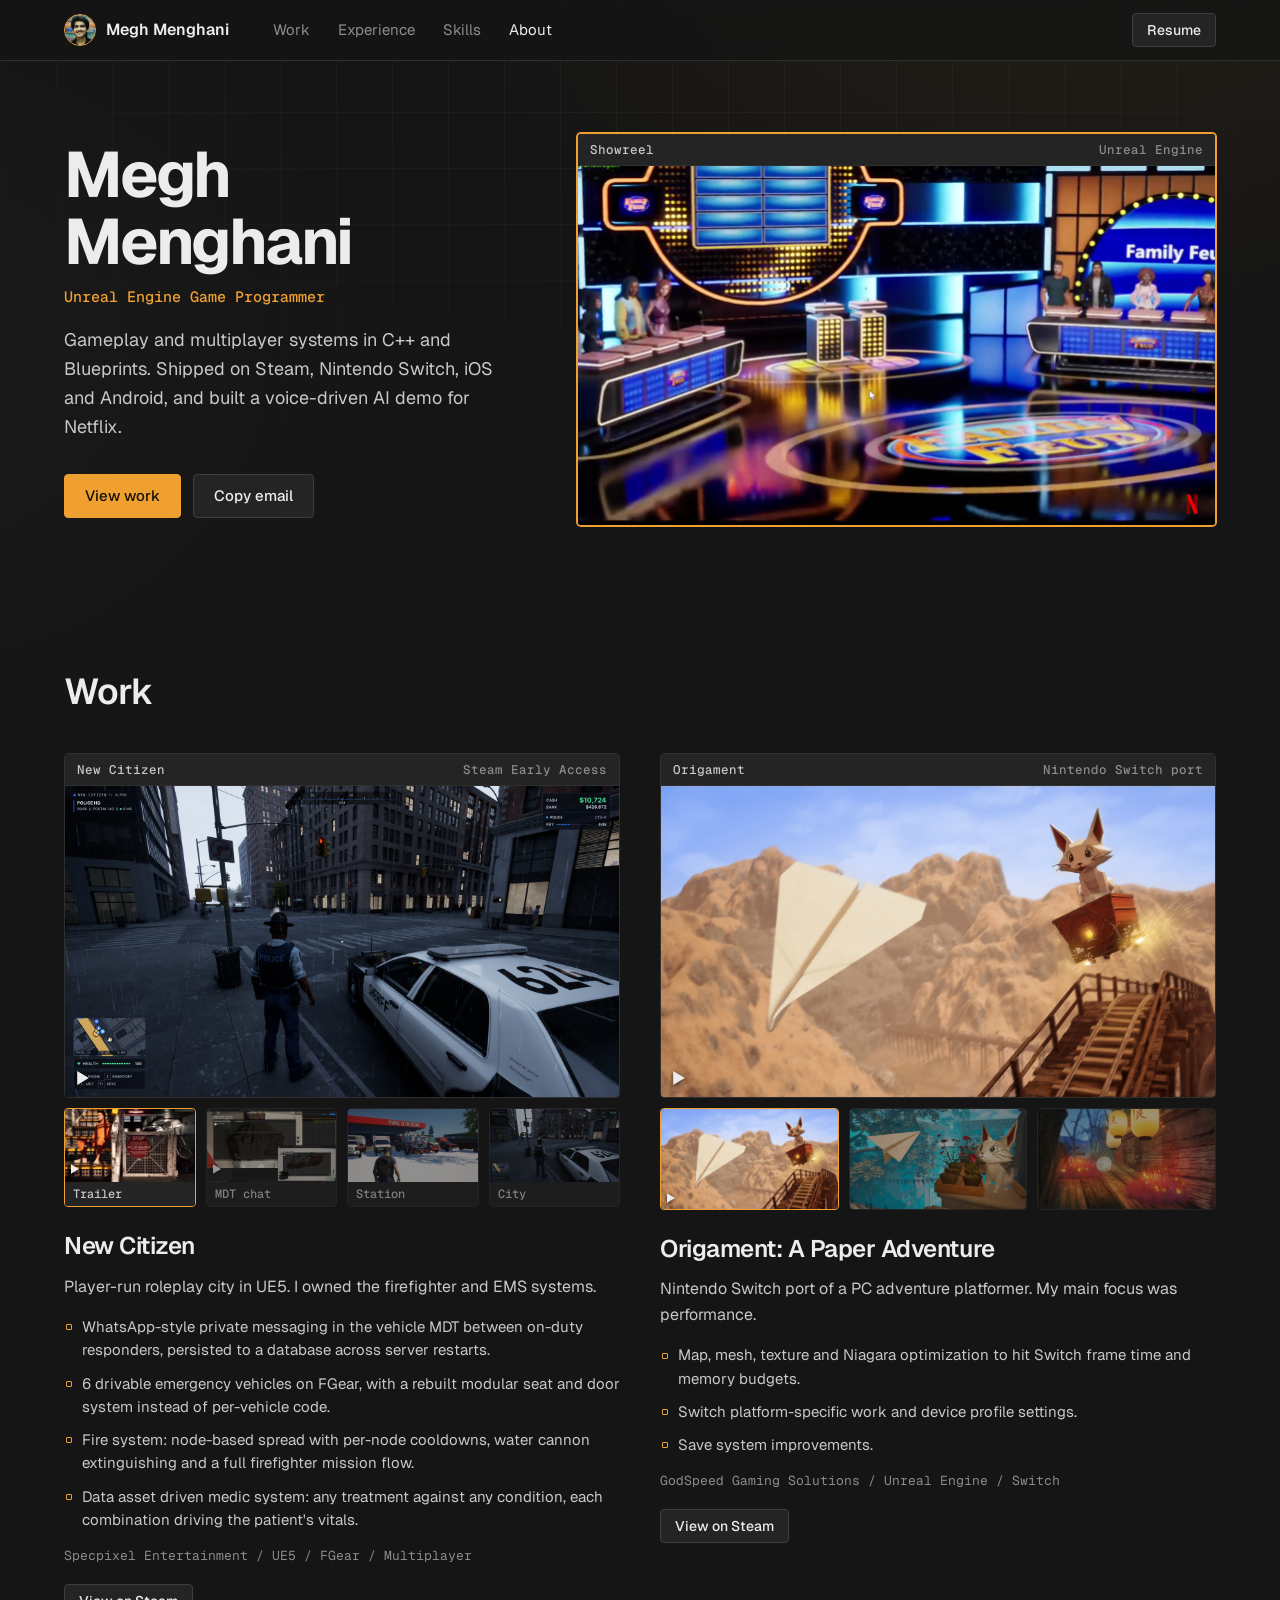
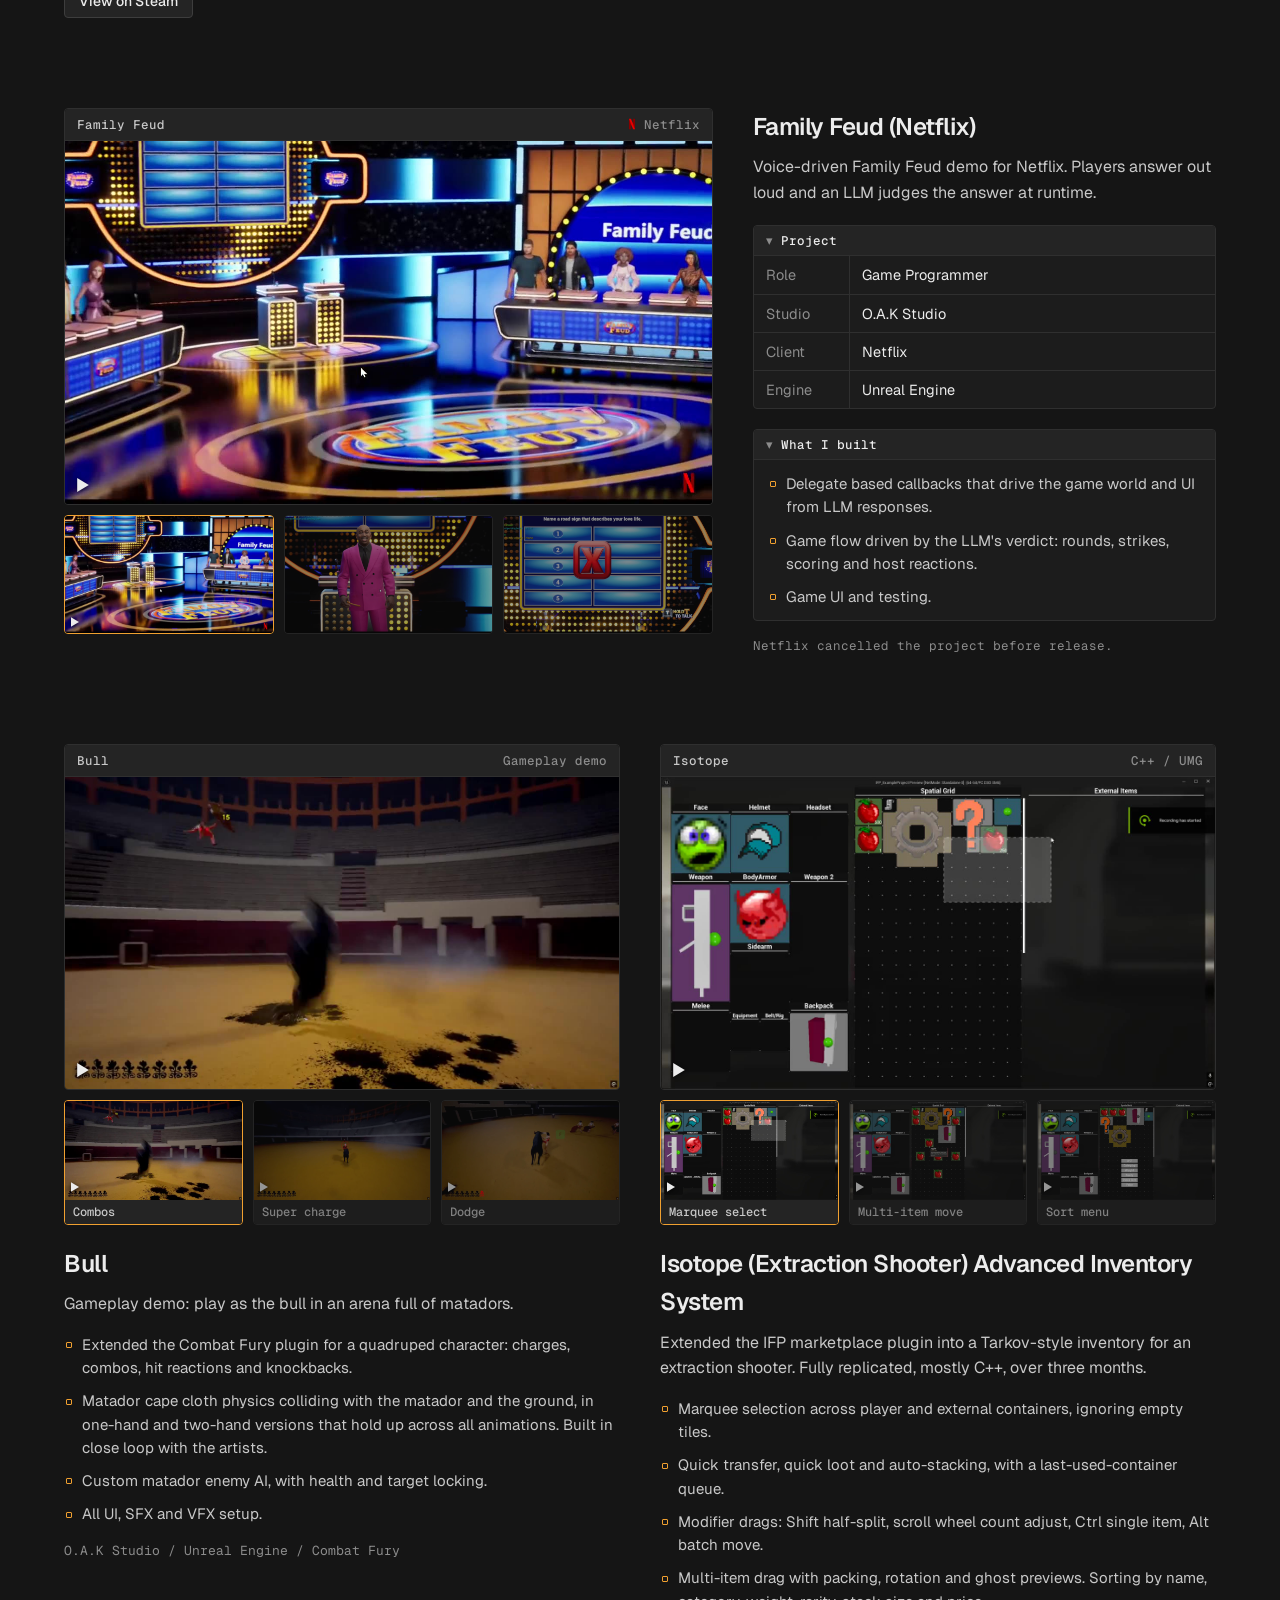
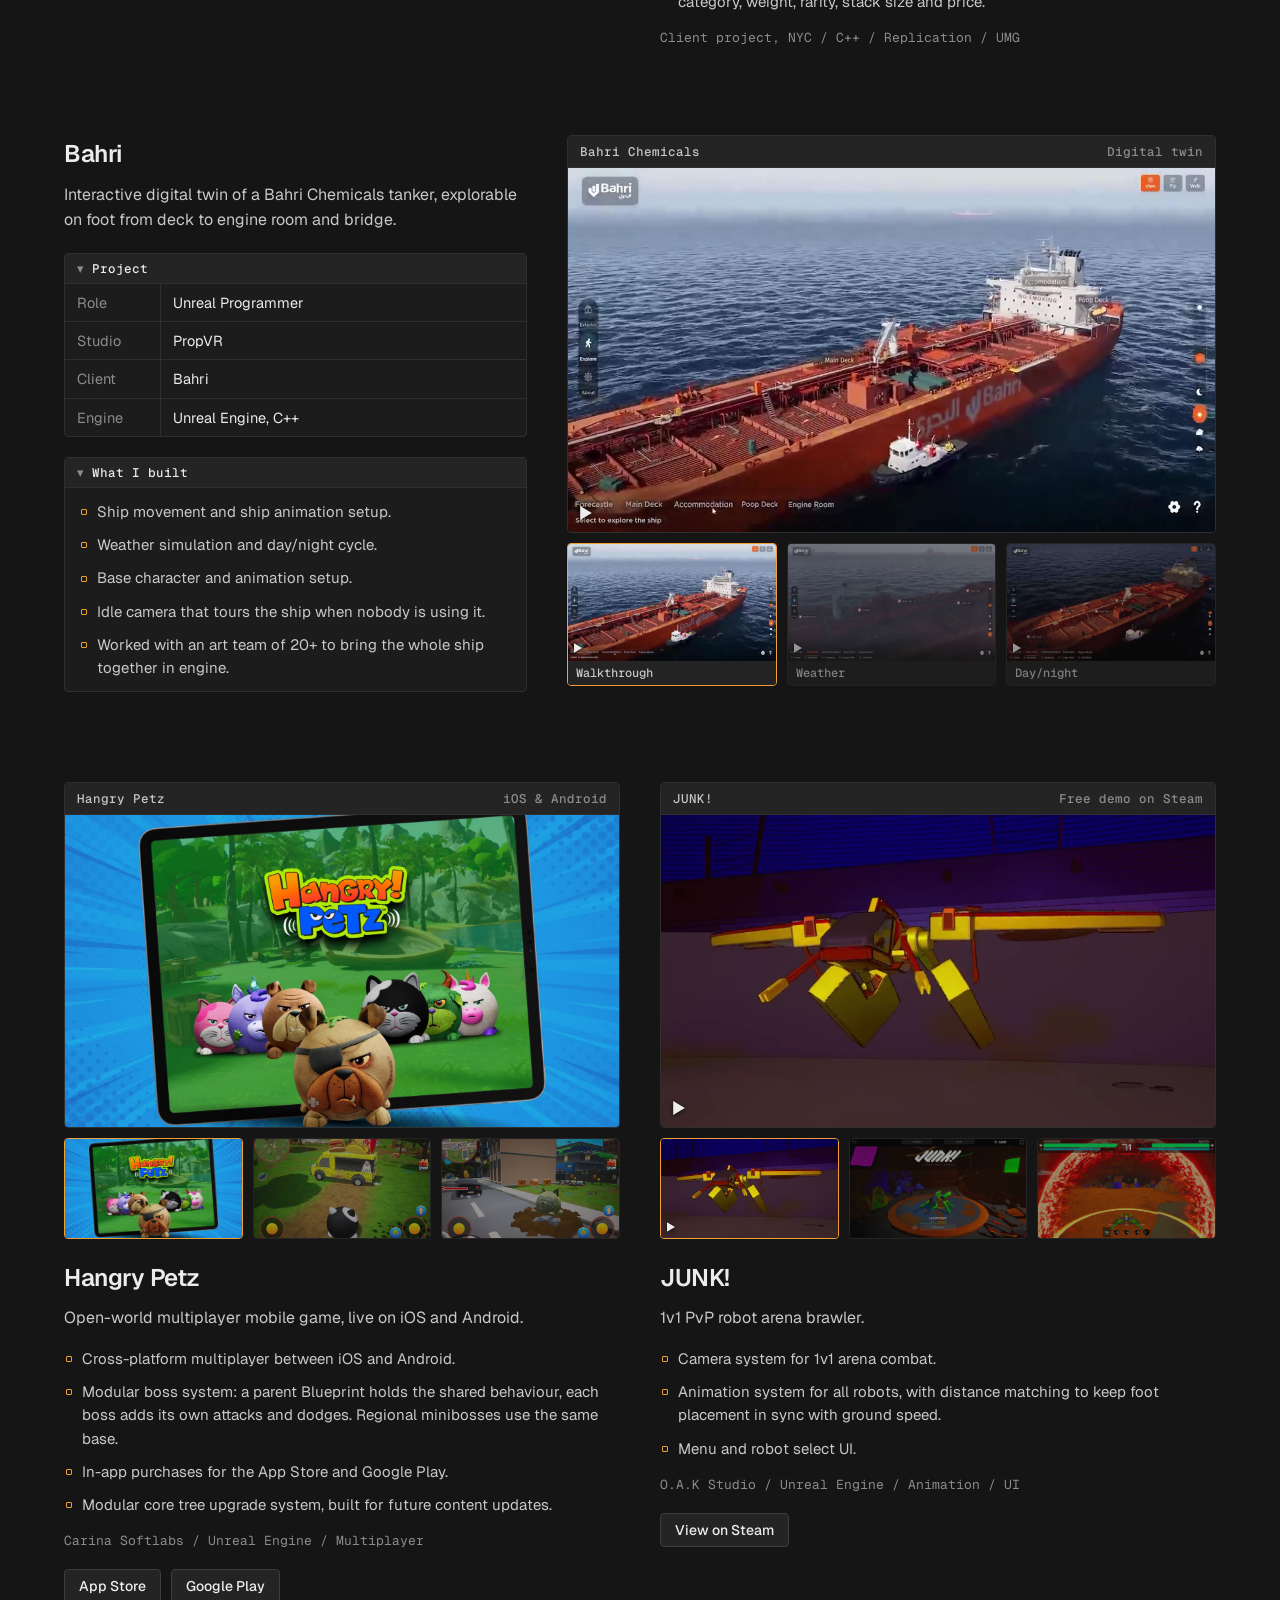
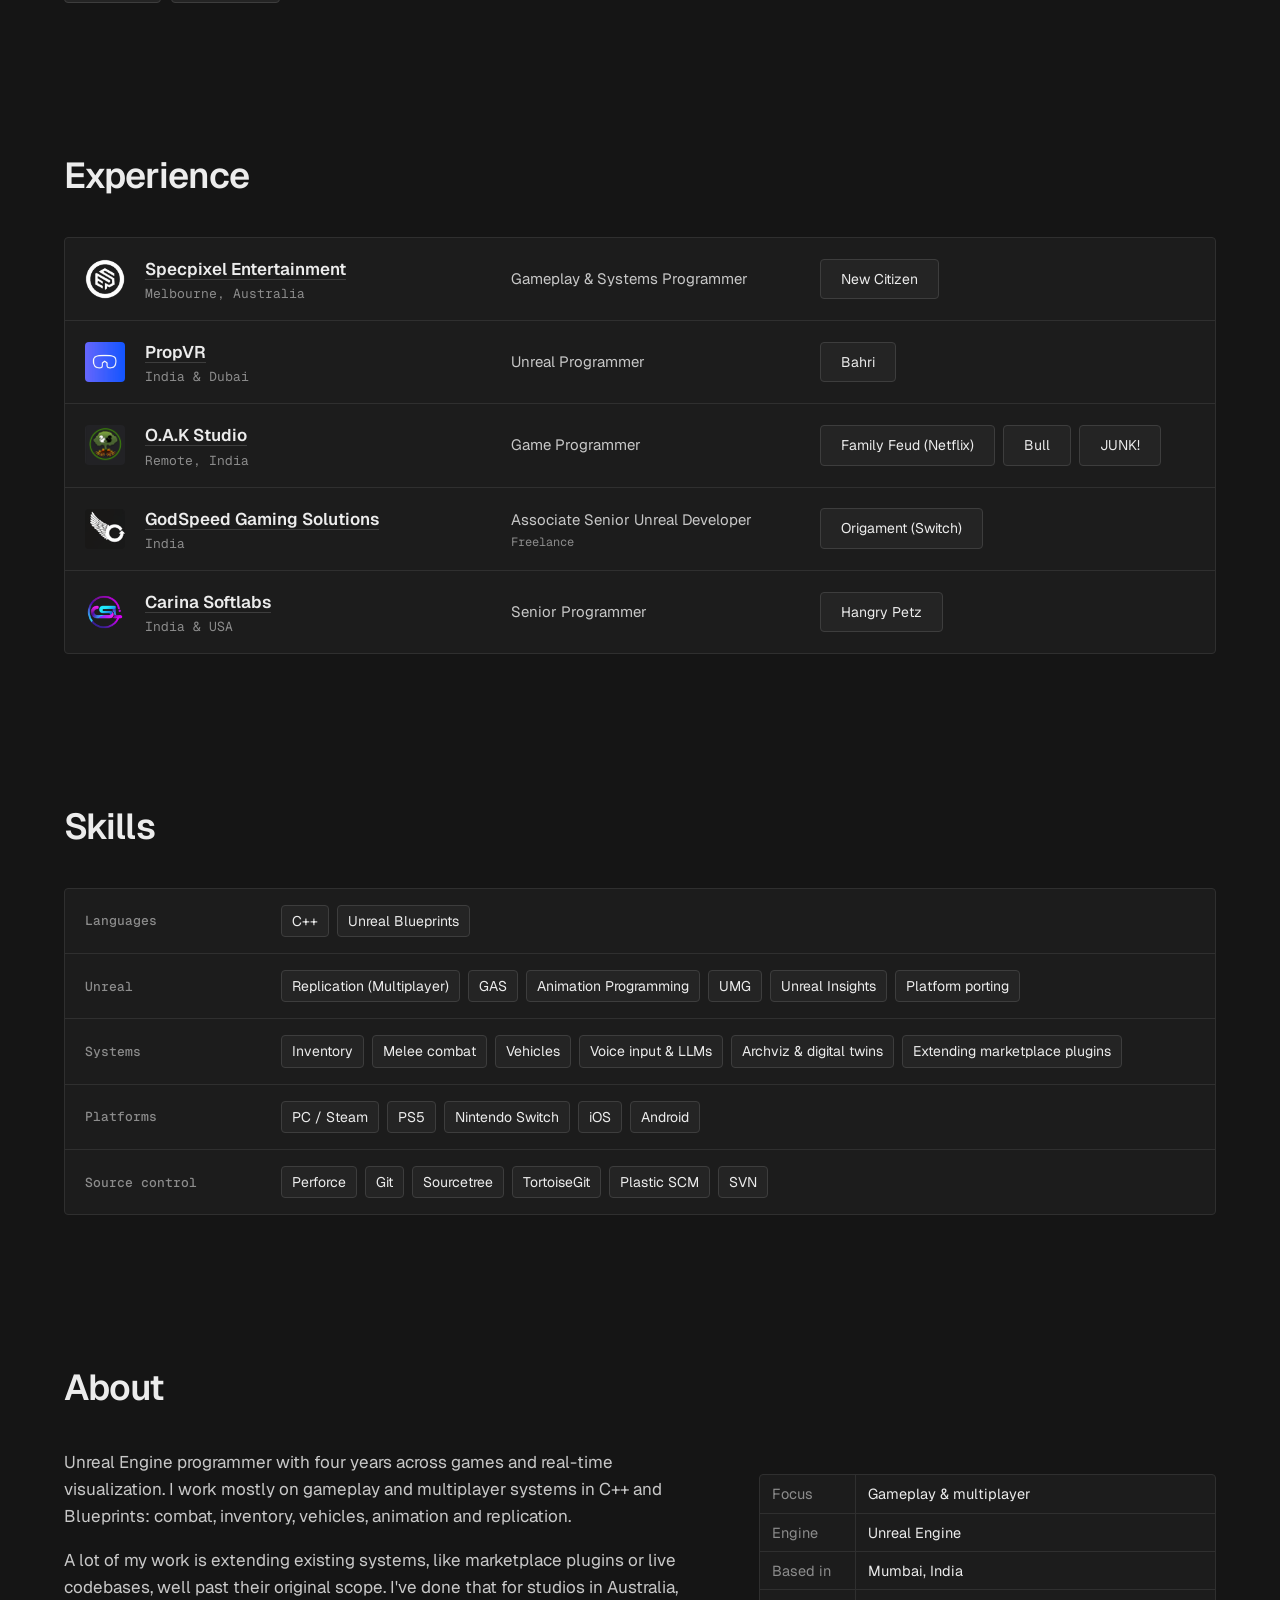
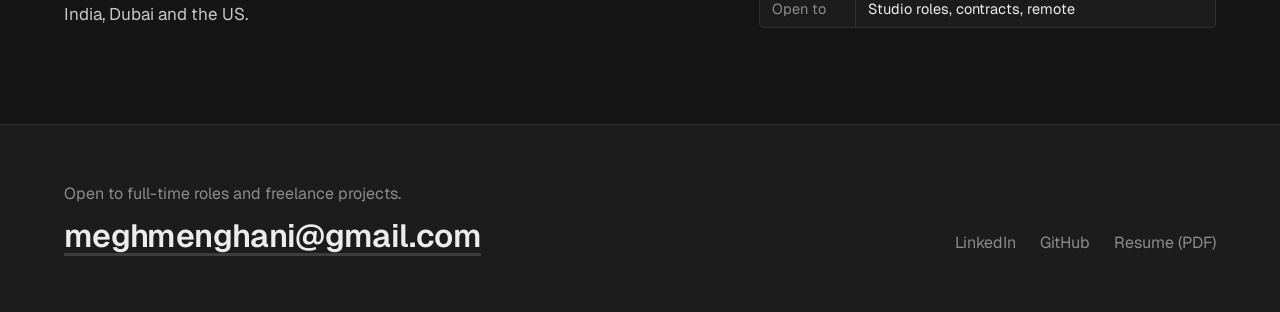
<file: index.html>
<!DOCTYPE html>
<html lang="en">
<head>
  <meta charset="UTF-8">
  <meta name="viewport" content="width=device-width, initial-scale=1.0">
  <title>Megh Menghani | Unreal Engine Game Programmer</title>
  <meta name="description" content="Megh Menghani builds gameplay systems in Unreal Engine. Work on Steam, Nintendo Switch, mobile, Netflix and real-time visualization.">
  <meta property="og:type" content="website">
  <meta property="og:url" content="https://megh-menghani.github.io/">
  <meta property="og:title" content="Megh Menghani | Unreal Engine Game Programmer">
  <meta property="og:description" content="Gameplay and multiplayer systems in Unreal Engine C++.">
  <meta property="og:image" content="https://megh-menghani.github.io/assets/images/og-image.jpg">
  <meta property="og:image:width" content="1200">
  <meta property="og:image:height" content="627">
  <meta property="og:image:alt" content="Megh Menghani, Unreal Engine Game Programmer, with Bull, Family Feud and Bahri project shots">
  <meta name="twitter:card" content="summary_large_image">
  <meta name="theme-color" content="#151515">
  <link rel="icon" type="image/png" href="assets/images/favicon.png">

  <link rel="preconnect" href="https://fonts.googleapis.com">
  <link rel="preconnect" href="https://fonts.gstatic.com" crossorigin>
  <link href="https://fonts.googleapis.com/css2?family=Geist:wght@400;500;600;700&family=Geist+Mono:wght@400;500&display=swap" rel="stylesheet">
  <link rel="stylesheet" href="css/style.css?v=8">
</head>
<body>

  <header class="menubar">
    <div class="container menubar-inner">
      <a href="#top" class="brand">
        <img class="brand-mark" src="assets/images/megh-avatar.jpg" alt="" width="32" height="32">
        <span>Megh Menghani</span>
      </a>
      <nav class="menubar-links" aria-label="Sections">
        <a href="#work">Work</a>
        <a href="#experience">Experience</a>
        <a href="#skills">Skills</a>
        <a href="#about">About</a>
      </nav>
      <a href="resume/" class="btn btn-ghost btn-sm">Resume</a>
    </div>
  </header>

  <main id="top">
    <section class="hero container">
      <div class="hero-copy">
        <h1>Megh Menghani</h1>
        <p class="hero-role">Unreal Engine Game Programmer</p>
        <p class="hero-sub">Gameplay and multiplayer systems in C++ and Blueprints. Shipped on Steam, Nintendo Switch, iOS and Android, and built a voice-driven AI demo for Netflix.</p>
        <div class="hero-actions">
          <a href="#work" class="btn btn-primary">View work</a>
          <button type="button" class="btn btn-ghost js-copy-email">Copy email</button>
        </div>
      </div>

      <figure class="viewport is-selected hero-viewport">
        <figcaption class="viewport-bar">
          <span>Showreel</span>
          <span class="viewport-bar-meta">Unreal Engine</span>
        </figcaption>
        <video poster="assets/images/showreel.jpg" autoplay muted loop playsinline preload="metadata" aria-label="Showreel of Family Feud, Bull, Bahri, Origament, New Citizen and the Isotope inventory"><source src="assets/video/showreel-m.mp4" type="video/mp4" media="(max-width: 640px)"><source src="assets/video/showreel.mp4" type="video/mp4"></video>
      </figure>
    </section>

    <section id="work" class="section container">
      <h2 class="section-title">Work</h2>

      <div class="project-pair">
        <!-- New Citizen (Specpixel) -->
        <article id="new-citizen" class="project reveal">
          <figure class="viewport">
            <figcaption class="viewport-bar">
              <span>New Citizen</span>
              <span class="viewport-bar-meta">Steam Early Access</span>
            </figcaption>
            <video class="js-main" poster="assets/images/new-citizen-1.jpg" muted loop playsinline preload="metadata" aria-label="New Citizen trailer clip"><source src="assets/video/new-citizen-loop-m.mp4" type="video/mp4" media="(max-width: 640px)"><source src="assets/video/new-citizen-loop.mp4" type="video/mp4"></video>
          </figure>
          <div class="thumbs thumbs-labeled">
            <button type="button" class="is-active" data-video="assets/video/new-citizen-loop.mp4"><img src="assets/images/new-citizen-trailer.jpg" alt="" loading="lazy"><span>Trailer</span></button>
            <button type="button" data-video="assets/video/new-citizen-mdt.mp4"><img src="assets/images/new-citizen-mdt.jpg" alt="" loading="lazy"><span>MDT chat</span></button>
            <button type="button"><img src="assets/images/new-citizen-3.jpg" alt="A paramedic in front of the fire station with the emergency vehicle fleet" loading="lazy"><span>Station</span></button>
            <button type="button"><img src="assets/images/new-citizen-1.jpg" alt="Police patrol on a city street" loading="lazy"><span>City</span></button>
          </div>
          <div class="details">
            <h3 class="details-title">New Citizen</h3>
            <p class="details-pitch">Player-run roleplay city in UE5. I owned the firefighter and EMS systems.</p>
            <ul class="built">
              <li>WhatsApp-style private messaging in the vehicle MDT between on-duty responders, persisted to a database across server restarts.</li>
              <li>6 drivable emergency vehicles on FGear, with a rebuilt modular seat and door system instead of per-vehicle code.</li>
              <li>Fire system: node-based spread with per-node cooldowns, water cannon extinguishing and a full firefighter mission flow.</li>
              <li>Data asset driven medic system: any treatment against any condition, each combination driving the patient's vitals.</li>
            </ul>
            <p class="stack">Specpixel Entertainment / UE5 / FGear / Multiplayer</p>
            <div class="links">
              <a href="https://store.steampowered.com/app/2019700/New_Citizen_Alpha/" target="_blank" rel="noopener" class="btn btn-ghost btn-sm">View on Steam</a>
            </div>
          </div>
        </article>

        <!-- Origament (GodSpeed, Switch port) -->
        <article id="origament" class="project reveal">
          <figure class="viewport">
            <figcaption class="viewport-bar">
              <span>Origament</span>
              <span class="viewport-bar-meta">Nintendo Switch port</span>
            </figcaption>
            <video class="js-main" poster="assets/images/origament-1.jpg" muted loop playsinline preload="metadata" aria-label="Origament trailer clip"><source src="assets/video/origament-loop-m.mp4" type="video/mp4" media="(max-width: 640px)"><source src="assets/video/origament-loop.mp4" type="video/mp4"></video>
          </figure>
          <div class="thumbs">
            <button type="button" class="is-active" data-video="assets/video/origament-loop.mp4"><img src="assets/images/origament-1.jpg" alt="Paper plane flying over a desert canyon" loading="lazy"></button>
            <button type="button"><img src="assets/images/origament-2.jpg" alt="Paper cat beside a flying paper plane" loading="lazy"></button>
            <button type="button"><img src="assets/images/origament-3.jpg" alt="Lantern-lit wooden walkway at night" loading="lazy"></button>
          </div>
          <div class="details">
            <h3 class="details-title">Origament: A Paper Adventure</h3>
            <p class="details-pitch">Nintendo Switch port of a PC adventure platformer. My main focus was performance.</p>
            <ul class="built">
              <li>Map, mesh, texture and Niagara optimization to hit Switch frame time and memory budgets.</li>
              <li>Switch platform-specific work and device profile settings.</li>
              <li>Save system improvements.</li>
            </ul>
            <p class="stack">GodSpeed Gaming Solutions / Unreal Engine / Switch</p>
            <div class="links">
              <a href="https://store.steampowered.com/app/3448430/Origament_A_Paper_Adventure/" target="_blank" rel="noopener" class="btn btn-ghost btn-sm">View on Steam</a>
            </div>
          </div>
        </article>
      </div>

      <!-- Family Feud (Netflix, O.A.K Studio) -->
      <article id="family-feud" class="project project-feature reveal">
        <div class="media">
          <figure class="viewport">
            <figcaption class="viewport-bar">
              <span>Family Feud</span>
              <span class="viewport-bar-meta"><img class="bar-logo" src="assets/images/netflix_logo_transparent.png" alt="" width="12" height="12">Netflix</span>
            </figcaption>
            <video class="js-main" poster="assets/images/family-feud-loop.jpg" muted loop playsinline preload="metadata" aria-label="Family Feud gameplay clip, opening with the Netflix intro"><source src="assets/video/family-feud-loop-m.mp4" type="video/mp4" media="(max-width: 640px)"><source src="assets/video/family-feud-loop.mp4" type="video/mp4"></video>
          </figure>
          <div class="thumbs">
            <button type="button" class="is-active" data-video="assets/video/family-feud-loop.mp4"><img src="assets/images/family-feud-loop.jpg" alt="Family Feud gameplay clip" loading="lazy"></button>
            <button type="button"><img src="assets/images/family-feud-2.jpg" alt="The AI host in a pink suit reacting on stage" loading="lazy"></button>
            <button type="button"><img src="assets/images/family-feud-3.jpg" alt="Survey board with a strike" loading="lazy"></button>
          </div>
        </div>

        <div class="details">
          <h3 class="details-title">Family Feud (Netflix)</h3>
          <p class="details-pitch">Voice-driven Family Feud demo for Netflix. Players answer out loud and an LLM judges the answer at runtime.</p>

          <div class="details-group">
            <div class="details-header">Project</div>
            <dl class="props">
              <dt>Role</dt><dd>Game Programmer</dd>
              <dt>Studio</dt><dd>O.A.K Studio</dd>
              <dt>Client</dt><dd>Netflix</dd>
              <dt>Engine</dt><dd>Unreal Engine</dd>
            </dl>
          </div>

          <div class="details-group">
            <div class="details-header">What I built</div>
            <ul class="built">
              <li>Delegate based callbacks that drive the game world and UI from LLM responses.</li>
              <li>Game flow driven by the LLM's verdict: rounds, strikes, scoring and host reactions.</li>
              <li>Game UI and testing.</li>
            </ul>
          </div>
          <p class="note">Netflix cancelled the project before release.</p>
        </div>
      </article>

      <div class="project-pair">
        <!-- Bull (O.A.K Studio gameplay demo) -->
        <article id="bull" class="project reveal">
          <figure class="viewport">
            <figcaption class="viewport-bar">
              <span>Bull</span>
              <span class="viewport-bar-meta">Gameplay demo</span>
            </figcaption>
            <video class="js-main" poster="assets/images/bull-loop.jpg" muted loop playsinline preload="metadata" aria-label="Bull combat clip: a bull tossing matadors around an arena"><source src="assets/video/bull-loop-m.mp4" type="video/mp4" media="(max-width: 640px)"><source src="assets/video/bull-loop.mp4" type="video/mp4"></video>
          </figure>
          <div class="thumbs thumbs-labeled">
            <button type="button" class="is-active" data-video="assets/video/bull-loop.mp4"><img src="assets/images/bull-loop.jpg" alt="" loading="lazy"><span>Combos</span></button>
            <button type="button" data-video="assets/video/bull-supercharge.mp4"><img src="assets/images/bull-supercharge.jpg" alt="" loading="lazy"><span>Super charge</span></button>
            <button type="button" data-video="assets/video/bull-dodge.mp4"><img src="assets/images/bull-dodge.jpg" alt="" loading="lazy"><span>Dodge</span></button>
          </div>
          <div class="details">
            <h3 class="details-title">Bull</h3>
            <p class="details-pitch">Gameplay demo: play as the bull in an arena full of matadors.</p>
            <ul class="built">
              <li>Extended the Combat Fury plugin for a quadruped character: charges, combos, hit reactions and knockbacks.</li>
              <li>Matador cape cloth physics colliding with the matador and the ground, in one-hand and two-hand versions that hold up across all animations. Built in close loop with the artists.</li>
              <li>Custom matador enemy AI, with health and target locking.</li>
              <li>All UI, SFX and VFX setup.</li>
            </ul>
            <p class="stack">O.A.K Studio / Unreal Engine / Combat Fury</p>
          </div>
        </article>

        <!-- Isotope inventory (client project, NYC) -->
        <article id="inventory" class="project reveal">
          <figure class="viewport">
            <figcaption class="viewport-bar">
              <span>Isotope</span>
              <span class="viewport-bar-meta">C++ / UMG</span>
            </figcaption>
            <video class="js-main" poster="assets/images/inventory-marquee.jpg" muted loop playsinline preload="metadata" aria-label="Marquee selection in the inventory grid"><source src="assets/video/inventory-marquee-m.mp4" type="video/mp4" media="(max-width: 640px)"><source src="assets/video/inventory-marquee.mp4" type="video/mp4"></video>
          </figure>
          <div class="thumbs thumbs-labeled">
            <button type="button" class="is-active" data-video="assets/video/inventory-marquee.mp4"><img src="assets/images/inventory-marquee.jpg" alt="" loading="lazy"><span>Marquee select</span></button>
            <button type="button" data-video="assets/video/inventory-multi.mp4"><img src="assets/images/inventory-multi.jpg" alt="" loading="lazy"><span>Multi-item move</span></button>
            <button type="button" data-video="assets/video/inventory-sort.mp4"><img src="assets/images/inventory-sort.jpg" alt="" loading="lazy"><span>Sort menu</span></button>
          </div>
          <div class="details">
            <h3 class="details-title">Isotope (Extraction Shooter) Advanced Inventory System</h3>
            <p class="details-pitch">Extended the IFP marketplace plugin into a Tarkov-style inventory for an extraction shooter. Fully replicated, mostly C++, over three months.</p>
            <ul class="built">
              <li>Marquee selection across player and external containers, ignoring empty tiles.</li>
              <li>Quick transfer, quick loot and auto-stacking, with a last-used-container queue.</li>
              <li>Modifier drags: Shift half-split, scroll wheel count adjust, Ctrl single item, Alt batch move.</li>
              <li>Multi-item drag with packing, rotation and ghost previews. Sorting by name, category, weight, rarity, stack size and price.</li>
            </ul>
            <p class="stack">Client project, NYC / C++ / Replication / UMG</p>
          </div>
        </article>
      </div>

      <!-- Bahri (PropVR) -->
      <article id="bahri" class="project project-feature project-feature--flip reveal">
        <div class="media">
          <figure class="viewport">
            <figcaption class="viewport-bar">
              <span>Bahri Chemicals</span>
              <span class="viewport-bar-meta">Digital twin</span>
            </figcaption>
            <video class="js-main" poster="assets/images/bahri-loop.jpg" muted loop playsinline preload="metadata" aria-label="Bahri tanker walkthrough clip"><source src="assets/video/bahri-loop-m.mp4" type="video/mp4" media="(max-width: 640px)"><source src="assets/video/bahri-loop.mp4" type="video/mp4"></video>
          </figure>
          <div class="thumbs thumbs-labeled">
            <button type="button" class="is-active" data-video="assets/video/bahri-loop.mp4"><img src="assets/images/bahri-loop.jpg" alt="" loading="lazy"><span>Walkthrough</span></button>
            <button type="button" data-video="assets/video/bahri-weather.mp4"><img src="assets/images/bahri-weather.jpg" alt="" loading="lazy"><span>Weather</span></button>
            <button type="button" data-video="assets/video/bahri-daynight.mp4"><img src="assets/images/bahri-daynight.jpg" alt="" loading="lazy"><span>Day/night</span></button>
          </div>
        </div>

        <div class="details">
          <h3 class="details-title">Bahri</h3>
          <p class="details-pitch">Interactive digital twin of a Bahri Chemicals tanker, explorable on foot from deck to engine room and bridge.</p>

          <div class="details-group">
            <div class="details-header">Project</div>
            <dl class="props">
              <dt>Role</dt><dd>Unreal Programmer</dd>
              <dt>Studio</dt><dd>PropVR</dd>
              <dt>Client</dt><dd>Bahri</dd>
              <dt>Engine</dt><dd>Unreal Engine, C++</dd>
            </dl>
          </div>

          <div class="details-group">
            <div class="details-header">What I built</div>
            <ul class="built">
              <li>Ship movement and ship animation setup.</li>
              <li>Weather simulation and day/night cycle.</li>
              <li>Base character and animation setup.</li>
              <li>Idle camera that tours the ship when nobody is using it.</li>
              <li>Worked with an art team of 20+ to bring the whole ship together in engine.</li>
            </ul>
          </div>
        </div>
      </article>

      <div class="project-pair">
        <!-- Hangry Petz (Carina Softlabs) -->
        <article id="hangry-petz" class="project reveal">
          <figure class="viewport">
            <figcaption class="viewport-bar">
              <span>Hangry Petz</span>
              <span class="viewport-bar-meta">iOS &amp; Android</span>
            </figcaption>
            <img class="js-main" src="assets/images/hangry-petz-1.jpg" alt="Hangry Petz key art with the cast of round pets" width="1600" height="900" loading="lazy">
          </figure>
          <div class="thumbs">
            <button type="button" class="is-active"><img src="assets/images/hangry-petz-1.jpg" alt="Hangry Petz key art with the cast of round pets" loading="lazy"></button>
            <button type="button"><img src="assets/images/hangry-petz-2.jpg" alt="A pet chasing a food truck" loading="lazy"></button>
            <button type="button"><img src="assets/images/hangry-petz-3.jpg" alt="A pet digging up a city street" loading="lazy"></button>
          </div>
          <div class="details">
            <h3 class="details-title">Hangry Petz</h3>
            <p class="details-pitch">Open-world multiplayer mobile game, live on iOS and Android.</p>
            <ul class="built">
              <li>Cross-platform multiplayer between iOS and Android.</li>
              <li>Modular boss system: a parent Blueprint holds the shared behaviour, each boss adds its own attacks and dodges. Regional minibosses use the same base.</li>
              <li>In-app purchases for the App Store and Google Play.</li>
              <li>Modular core tree upgrade system, built for future content updates.</li>
            </ul>
            <p class="stack">Carina Softlabs / Unreal Engine / Multiplayer</p>
            <div class="links">
              <a href="https://apps.apple.com/us/app/hangry-petz/id6737511091" target="_blank" rel="noopener" class="btn btn-ghost btn-sm">App Store</a>
              <a href="https://play.google.com/store/apps/details?id=com.miracleskies.hangrypetz" target="_blank" rel="noopener" class="btn btn-ghost btn-sm">Google Play</a>
            </div>
          </div>
        </article>

        <!-- JUNK! (301 LLC) -->
        <article id="junk" class="project reveal">
          <figure class="viewport">
            <figcaption class="viewport-bar">
              <span>JUNK!</span>
              <span class="viewport-bar-meta">Free demo on Steam</span>
            </figcaption>
            <video class="js-main" poster="assets/images/junk-loop.jpg" muted loop playsinline preload="metadata" aria-label="JUNK! teaser clip"><source src="assets/video/junk-loop-m.mp4" type="video/mp4" media="(max-width: 640px)"><source src="assets/video/junk-loop.mp4" type="video/mp4"></video>
          </figure>
          <div class="thumbs">
            <button type="button" class="is-active" data-video="assets/video/junk-loop.mp4"><img src="assets/images/junk-loop.jpg" alt="JUNK! teaser clip" loading="lazy"></button>
            <button type="button"><img src="assets/images/junk-1.jpg" alt="Robot select screen" loading="lazy"></button>
            <button type="button"><img src="assets/images/junk-3.jpg" alt="Two robots fighting under a red energy dome" loading="lazy"></button>
          </div>
          <div class="details">
            <h3 class="details-title">JUNK!</h3>
            <p class="details-pitch">1v1 PvP robot arena brawler.</p>
            <ul class="built">
              <li>Camera system for 1v1 arena combat.</li>
              <li>Animation system for all robots, with distance matching to keep foot placement in sync with ground speed.</li>
              <li>Menu and robot select UI.</li>
            </ul>
            <p class="stack">O.A.K Studio / Unreal Engine / Animation / UI</p>
            <div class="links">
              <a href="https://store.steampowered.com/app/2178300/JUNK/" target="_blank" rel="noopener" class="btn btn-ghost btn-sm">View on Steam</a>
            </div>
          </div>
        </article>
      </div>
    </section>

    <section id="experience" class="section container">
      <h2 class="section-title">Experience</h2>
      <ol class="panel xp reveal">
        <li class="xp-row">
          <img class="xp-logo" src="assets/images/logos/specpixel.png" alt="" width="36" height="36">
          <div class="xp-company">
            <a href="https://www.specpixel.com" target="_blank" rel="noopener">Specpixel Entertainment</a>
            <span>Melbourne, Australia</span>
          </div>
          <div class="xp-role">Gameplay &amp; Systems Programmer</div>
          <ul class="xp-projects chips"><li><a href="#new-citizen">New Citizen</a></li></ul>
        </li>
        <li class="xp-row">
          <img class="xp-logo" src="assets/images/logos/propvr.png" alt="" width="36" height="36">
          <div class="xp-company">
            <a href="https://www.linkedin.com/company/propvr/" target="_blank" rel="noopener">PropVR</a>
            <span>India &amp; Dubai</span>
          </div>
          <div class="xp-role">Unreal Programmer</div>
          <ul class="xp-projects chips"><li><a href="#bahri">Bahri</a></li></ul>
        </li>
        <li class="xp-row">
          <img class="xp-logo" src="assets/images/logos/oak.png" alt="" width="36" height="36">
          <div class="xp-company">
            <a href="https://oakstudio.co.in" target="_blank" rel="noopener">O.A.K Studio</a>
            <span>Remote, India</span>
          </div>
          <div class="xp-role">Game Programmer</div>
          <ul class="xp-projects chips"><li><a href="#family-feud">Family Feud (Netflix)</a></li><li><a href="#bull">Bull</a></li><li><a href="#junk">JUNK!</a></li></ul>
        </li>
        <li class="xp-row">
          <img class="xp-logo" src="assets/images/logos/godspeed.png" alt="" width="36" height="36">
          <div class="xp-company">
            <a href="https://www.godspeedgames.com" target="_blank" rel="noopener">GodSpeed Gaming Solutions</a>
            <span>India</span>
          </div>
          <div class="xp-role">Associate Senior Unreal Developer <small>Freelance</small></div>
          <ul class="xp-projects chips"><li><a href="#origament">Origament (Switch)</a></li></ul>
        </li>
        <li class="xp-row">
          <img class="xp-logo" src="assets/images/logos/carina.png" alt="" width="36" height="36">
          <div class="xp-company">
            <a href="https://www.carinasoftlabs.com" target="_blank" rel="noopener">Carina Softlabs</a>
            <span>India &amp; USA</span>
          </div>
          <div class="xp-role">Senior Programmer</div>
          <ul class="xp-projects chips"><li><a href="#hangry-petz">Hangry Petz</a></li></ul>
        </li>
      </ol>
    </section>

    <section id="skills" class="section container">
      <h2 class="section-title">Skills</h2>
      <div class="panel reveal">
        <div class="skill-row">
          <span class="skill-label">Languages</span>
          <ul class="chips"><li>C++</li><li>Unreal Blueprints</li></ul>
        </div>
        <div class="skill-row">
          <span class="skill-label">Unreal</span>
          <ul class="chips"><li>Replication (Multiplayer)</li><li>GAS</li><li>Animation Programming</li><li>UMG</li><li>Unreal Insights</li><li>Platform porting</li></ul>
        </div>
        <div class="skill-row">
          <span class="skill-label">Systems</span>
          <ul class="chips"><li>Inventory</li><li>Melee combat</li><li>Vehicles</li><li>Voice input &amp; LLMs</li><li>Archviz &amp; digital twins</li><li>Extending marketplace plugins</li></ul>
        </div>
        <div class="skill-row">
          <span class="skill-label">Platforms</span>
          <ul class="chips"><li>PC / Steam</li><li>PS5</li><li>Nintendo Switch</li><li>iOS</li><li>Android</li></ul>
        </div>
        <div class="skill-row">
          <span class="skill-label">Source control</span>
          <ul class="chips"><li>Perforce</li><li>Git</li><li>Sourcetree</li><li>TortoiseGit</li><li>Plastic SCM</li><li>SVN</li></ul>
        </div>
      </div>
    </section>

    <section id="about" class="section container about">
      <div class="about-text reveal">
        <h2 class="section-title">About</h2>
        <p>Unreal Engine programmer with four years across games and real-time visualization. I work mostly on gameplay and multiplayer systems in C++ and Blueprints: combat, inventory, vehicles, animation and replication.</p>
        <p>A lot of my work is extending existing systems, like marketplace plugins or live codebases, well past their original scope. I've done that for studios in Australia, India, Dubai and the US.</p>
      </div>
      <dl class="props about-props reveal">
        <dt>Focus</dt><dd>Gameplay &amp; multiplayer</dd>
        <dt>Engine</dt><dd>Unreal Engine</dd>
        <dt>Based in</dt><dd>Mumbai, India</dd>
        <dt>Open to</dt><dd>Studio roles, contracts, remote</dd>
      </dl>
    </section>
  </main>

  <footer class="footer">
    <div class="container footer-inner">
      <div>
        <p class="footer-lead">Open to full-time roles and freelance projects.</p>
        <button type="button" class="footer-email js-copy-email">meghmenghani@gmail.com</button>
      </div>
      <nav class="footer-links" aria-label="Elsewhere">
        <a href="https://www.linkedin.com/in/megh-menghani/" target="_blank" rel="noopener">LinkedIn</a>
        <a href="https://github.com/Megh-Menghani" target="_blank" rel="noopener">GitHub</a>
        <a href="assets/docs/resume.pdf" target="_blank" rel="noopener">Resume (PDF)</a>
      </nav>
    </div>
  </footer>

  <div id="toast" class="toast" role="status" aria-live="polite">Email copied</div>

  <script src="js/main.js?v=5"></script>
  <script data-goatcounter="https://meghmenghani.goatcounter.com/count" async src="//gc.zgo.at/count.js"></script>
</body>
</html>
</file>
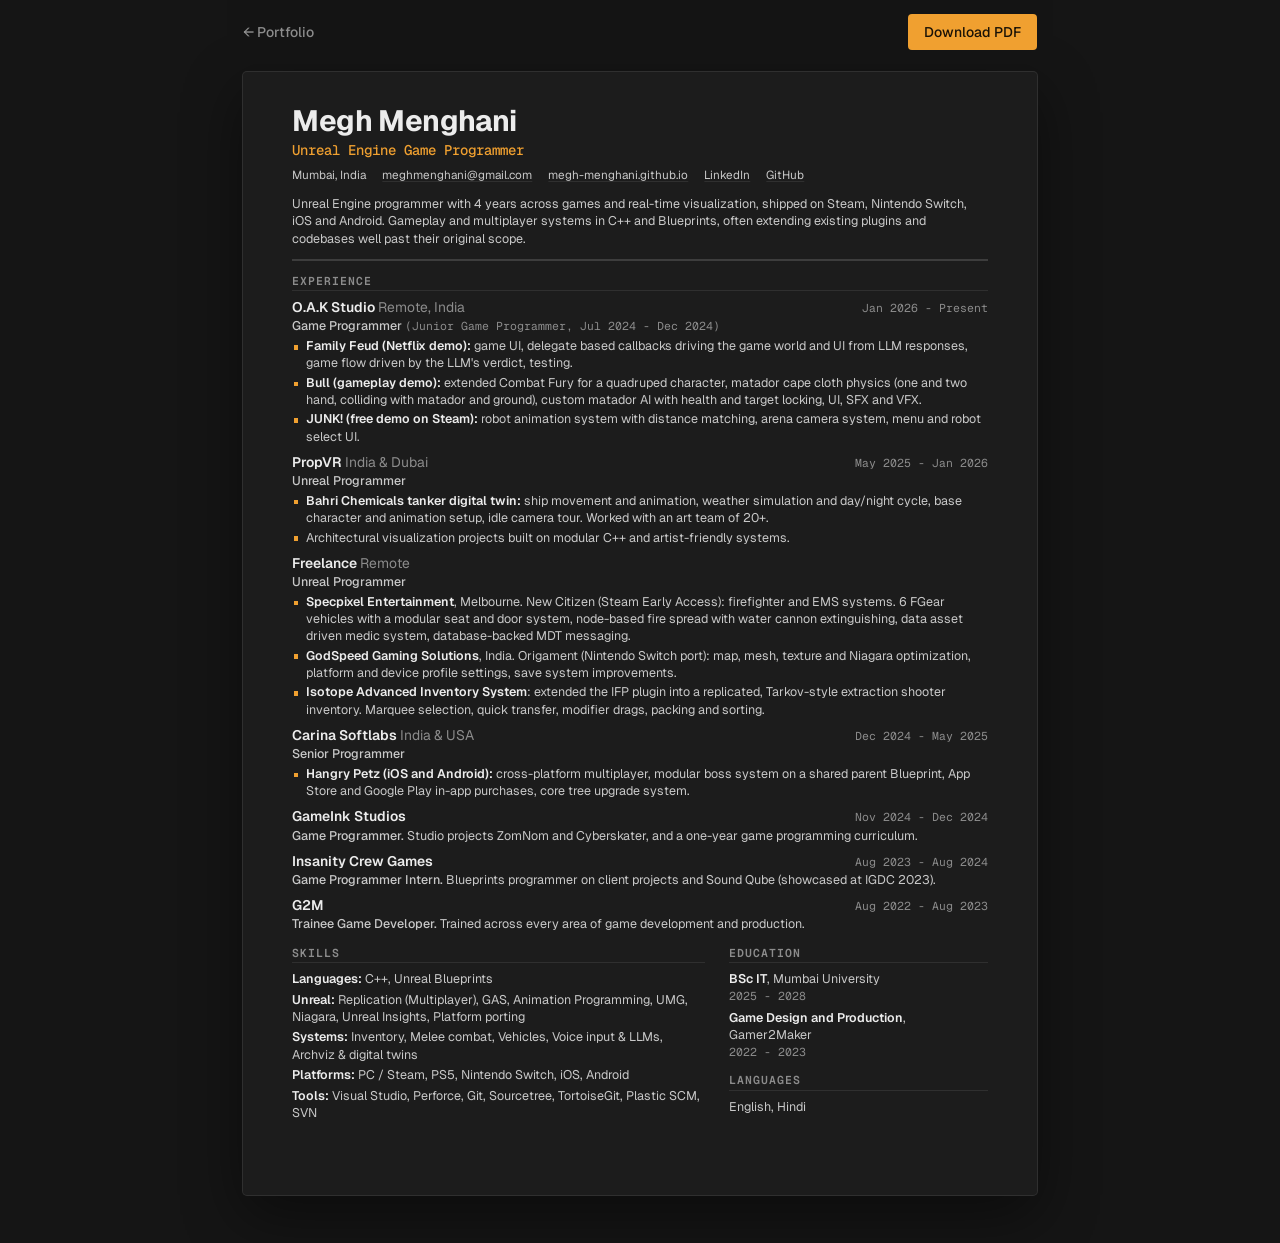
<file: resume/index.html>
<!DOCTYPE html>
<html lang="en">
<head>
  <meta charset="UTF-8">
  <meta name="viewport" content="width=device-width, initial-scale=1.0">
  <title>Megh Menghani | Resume</title>
  <meta name="description" content="Resume of Megh Menghani, Unreal Engine Game Programmer.">
  <meta property="og:type" content="website">
  <meta property="og:url" content="https://megh-menghani.github.io/resume/">
  <meta property="og:title" content="Megh Menghani | Resume">
  <meta property="og:description" content="Resume of Megh Menghani, Unreal Engine Game Programmer.">
  <meta property="og:image" content="https://megh-menghani.github.io/assets/images/og-image.jpg">
  <meta property="og:image:width" content="1200">
  <meta property="og:image:height" content="627">
  <meta property="og:image:alt" content="Megh Menghani, Unreal Engine Game Programmer, with Bull, Family Feud and Bahri project shots">
  <meta name="twitter:card" content="summary_large_image">
  <meta name="theme-color" content="#151515">
  <link rel="icon" type="image/png" href="../assets/images/favicon.png">
  <link rel="preconnect" href="https://fonts.googleapis.com">
  <link rel="preconnect" href="https://fonts.gstatic.com" crossorigin>
  <link href="https://fonts.googleapis.com/css2?family=Geist:wght@400;500;600;700&family=Geist+Mono:wght@400;500&display=swap" rel="stylesheet">
  <style>
    /* Web: an A4 sheet on the portfolio's dark editor background. Print/PDF: just the sheet. */
    :root {
      --bg: #151515; --line: #2f2f2f; --text-muted: #8c8c8c; --accent: #f0a030;
      /* The sheet follows the site's dark editor theme, on screen and in the PDF */
      --paper: #1c1c1c; --ink: #ececec; --ink-soft: #c8c8c8; --ink-muted: #8c8c8c; --rule: #2f2f2f; --rule-strong: #3d3d3d; --title: #f0a030;
      --font: "Geist", system-ui, -apple-system, "Segoe UI", sans-serif;
      --mono: "Geist Mono", ui-monospace, Consolas, monospace;
    }
    * { box-sizing: border-box; }
    body { margin: 0; background: var(--bg); font-family: var(--font); color: var(--ink); -webkit-font-smoothing: antialiased; }
    a, button, p, li, h1, h2, h3, span { cursor: crosshair; }
    a { color: inherit; text-decoration: none; }
    h1, h2, h3, p, ul { margin: 0; padding: 0; }
    ul { list-style: none; }

    .toolbar {
      position: sticky; top: 0; z-index: 2;
      display: flex; justify-content: space-between; align-items: center; gap: 12px;
      max-width: calc(210mm + 32px); margin: 0 auto; padding: 14px 16px;
      background: rgb(21 21 21 / .92); backdrop-filter: blur(8px); -webkit-backdrop-filter: blur(8px);
    }
    .toolbar a { font: 500 14px var(--font); }
    .back { color: var(--text-muted); }
    .back:hover { color: #ececec; }
    .download {
      display: inline-flex; align-items: center; height: 36px; padding: 0 16px;
      border-radius: 4px; background: var(--accent); color: #1a1206;
    }
    .download:hover { background: #f5b04e; }

    .sheet {
      width: 210mm; max-width: calc(100% - 32px); min-height: 297mm;
      margin: 8px auto 48px; padding: 9mm 13mm;
      background: var(--paper); border-radius: 4px; box-shadow: 0 0 0 1px var(--line), 0 20px 60px rgb(0 0 0 / .45);
      font-size: 9.4pt; line-height: 1.38;
    }

    header { padding-bottom: 9pt; border-bottom: 2px solid var(--rule-strong); }
    .name { font-size: 22pt; font-weight: 700; letter-spacing: -0.02em; line-height: 1.05; }
    .title { margin-top: 3pt; font: 500 10.5pt var(--mono); color: var(--title); }
    .contact { margin-top: 6pt; display: flex; flex-wrap: wrap; gap: 2pt 12pt; font-size: 8.8pt; color: var(--ink-soft); }
    .contact a { text-decoration: underline; text-decoration-color: var(--rule); text-underline-offset: 2px; }
    .summary { margin-top: 9pt; color: var(--ink-soft); }

    section { margin-top: 9pt; }
    h2 {
      margin-bottom: 5pt; padding-bottom: 2pt; border-bottom: 1px solid var(--rule);
      font: 600 8.6pt var(--mono); letter-spacing: .08em; text-transform: uppercase; color: var(--ink-muted);
    }
    .job + .job { margin-top: 6pt; }
    .job-head { display: flex; justify-content: space-between; gap: 12pt; align-items: baseline; }
    .job-head h3 { font-size: 10.4pt; font-weight: 600; }
    .job-head h3 span { font-weight: 400; color: var(--ink-muted); }
    .dates { flex: none; font: 8.6pt var(--mono); color: var(--ink-muted); }
    .role { font-weight: 500; color: var(--ink-soft); }
    .job ul { margin-top: 2pt; }
    .job li { position: relative; padding-left: 10pt; color: var(--ink-soft); }
    .job li + li { margin-top: 1.5pt; }
    .job li::before { content: ""; position: absolute; left: 1pt; top: .62em; width: 3.5pt; height: 3.5pt; background: var(--accent); }
    .job li b { color: var(--ink); font-weight: 600; }
    .one-liner { color: var(--ink-soft); }

    .cols { display: grid; grid-template-columns: 1.6fr 1fr; gap: 18pt; }
    .skills p + p { margin-top: 2.5pt; }
    .skills b, .edu b { font-weight: 600; color: var(--ink); }
    .skills p, .edu p { color: var(--ink-soft); }
    .edu p + p { margin-top: 3pt; }

    @media screen and (max-width: 820px) {
      .sheet { width: auto; min-height: 0; padding: 22px 18px; font-size: 13px; }
      .job-head { flex-direction: column; gap: 0; }
      .cols { grid-template-columns: 1fr; gap: 0; }
    }
    @page { size: A4; margin: 0; }
    @media print {
      html, body, .sheet { -webkit-print-color-adjust: exact; print-color-adjust: exact; }
      body { background: var(--paper); }
      .toolbar { display: none; }
      .sheet { margin: 0; width: 210mm; max-width: none; min-height: 0; box-shadow: none; border-radius: 0; }
    }
  </style>
</head>
<body>
  <nav class="toolbar" aria-label="Resume">
    <a class="back" href="../">&larr; Portfolio</a>
    <a class="download" href="../assets/docs/resume.pdf" download="Megh-Menghani-Resume.pdf">Download PDF</a>
  </nav>

  <main class="sheet">
    <header>
      <h1 class="name">Megh Menghani</h1>
      <p class="title">Unreal Engine Game Programmer</p>
      <p class="contact">
        <span>Mumbai, India</span>
        <a href="mailto:meghmenghani@gmail.com">meghmenghani@gmail.com</a>
        <!-- phone -->
        <a href="https://megh-menghani.github.io">megh-menghani.github.io</a>
        <a href="https://www.linkedin.com/in/megh-menghani/">LinkedIn</a>
        <a href="https://github.com/Megh-Menghani">GitHub</a>
      </p>
      <p class="summary">Unreal Engine programmer with 4 years across games and real-time visualization, shipped on Steam, Nintendo Switch, iOS and Android. Gameplay and multiplayer systems in C++ and Blueprints, often extending existing plugins and codebases well past their original scope.</p>
    </header>

    <section>
      <h2>Experience</h2>

      <div class="job">
        <div class="job-head">
          <h3>O.A.K Studio <span>Remote, India</span></h3>
          <span class="dates">Jan 2026 - Present</span>
        </div>
        <p class="role">Game Programmer <span class="dates">(Junior Game Programmer, Jul 2024 - Dec 2024)</span></p>
        <ul>
          <li><b>Family Feud (Netflix demo):</b> game UI, delegate based callbacks driving the game world and UI from LLM responses, game flow driven by the LLM's verdict, testing.</li>
          <li><b>Bull (gameplay demo):</b> extended Combat Fury for a quadruped character, matador cape cloth physics (one and two hand, colliding with matador and ground), custom matador AI with health and target locking, UI, SFX and VFX.</li>
          <li><b>JUNK! (free demo on Steam):</b> robot animation system with distance matching, arena camera system, menu and robot select UI.</li>
        </ul>
      </div>

      <div class="job">
        <div class="job-head">
          <h3>PropVR <span>India &amp; Dubai</span></h3>
          <span class="dates">May 2025 - Jan 2026</span>
        </div>
        <p class="role">Unreal Programmer</p>
        <ul>
          <li><b>Bahri Chemicals tanker digital twin:</b> ship movement and animation, weather simulation and day/night cycle, base character and animation setup, idle camera tour. Worked with an art team of 20+.</li>
          <li>Architectural visualization projects built on modular C++ and artist-friendly systems.</li>
        </ul>
      </div>

      <div class="job">
        <div class="job-head">
          <h3>Freelance <span>Remote</span></h3>
          <span class="dates"><!-- TODO: dates --></span>
        </div>
        <p class="role">Unreal Programmer</p>
        <ul>
          <li><b>Specpixel Entertainment</b>, Melbourne. New Citizen (Steam Early Access): firefighter and EMS systems. 6 FGear vehicles with a modular seat and door system, node-based fire spread with water cannon extinguishing, data asset driven medic system, database-backed MDT messaging.</li>
          <li><b>GodSpeed Gaming Solutions</b>, India. Origament (Nintendo Switch port): map, mesh, texture and Niagara optimization, platform and device profile settings, save system improvements.</li>
          <li><b>Isotope Advanced Inventory System</b>: extended the IFP plugin into a replicated, Tarkov-style extraction shooter inventory. Marquee selection, quick transfer, modifier drags, packing and sorting.</li>
        </ul>
      </div>

      <div class="job">
        <div class="job-head">
          <h3>Carina Softlabs <span>India &amp; USA</span></h3>
          <span class="dates">Dec 2024 - May 2025</span>
        </div>
        <p class="role">Senior Programmer</p>
        <ul>
          <li><b>Hangry Petz (iOS and Android):</b> cross-platform multiplayer, modular boss system on a shared parent Blueprint, App Store and Google Play in-app purchases, core tree upgrade system.</li>
        </ul>
      </div>

      <div class="job">
        <div class="job-head">
          <h3>GameInk Studios</h3>
          <span class="dates">Nov 2024 - Dec 2024</span>
        </div>
        <p class="one-liner"><span class="role">Game Programmer.</span> Studio projects ZomNom and Cyberskater, and a one-year game programming curriculum.</p>
      </div>

      <div class="job">
        <div class="job-head">
          <h3>Insanity Crew Games</h3>
          <span class="dates">Aug 2023 - Aug 2024</span>
        </div>
        <p class="one-liner"><span class="role">Game Programmer Intern.</span> Blueprints programmer on client projects and Sound Qube (showcased at IGDC 2023).</p>
      </div>

      <div class="job">
        <div class="job-head">
          <h3>G2M</h3>
          <span class="dates">Aug 2022 - Aug 2023</span>
        </div>
        <p class="one-liner"><span class="role">Trainee Game Developer.</span> Trained across every area of game development and production.</p>
      </div>
    </section>

    <div class="cols">
      <section class="skills">
        <h2>Skills</h2>
        <p><b>Languages:</b> C++, Unreal Blueprints</p>
        <p><b>Unreal:</b> Replication (Multiplayer), GAS, Animation Programming, UMG, Niagara, Unreal Insights, Platform porting</p>
        <p><b>Systems:</b> Inventory, Melee combat, Vehicles, Voice input &amp; LLMs, Archviz &amp; digital twins</p>
        <p><b>Platforms:</b> PC / Steam, PS5, Nintendo Switch, iOS, Android</p>
        <p><b>Tools:</b> Visual Studio, Perforce, Git, Sourcetree, TortoiseGit, Plastic SCM, SVN</p>
      </section>
      <section class="edu">
        <h2>Education</h2>
        <p><b>BSc IT</b>, Mumbai University<br><span class="dates">2025 - 2028</span></p>
        <p><b>Game Design and Production</b>, Gamer2Maker<br><span class="dates">2022 - 2023</span></p>
        <h2 style="margin-top:9pt">Languages</h2>
        <p>English, Hindi</p>
      </section>
    </div>
  </main>
  <script data-goatcounter="https://meghmenghani.goatcounter.com/count" async src="//gc.zgo.at/count.js"></script>
</body>
</html>
</file>
<file: css/style.css>
/* Megh Menghani portfolio. Unreal Editor-inspired dark panels, one accent:
   the orange outline UE draws around a selected actor. */

:root {
  --bg: #151515;          /* editor background */
  --panel: #1c1c1c;       /* details / outliner panel */
  --panel-head: #242424;  /* category header, viewport bar */
  --line: #2f2f2f;
  --line-strong: #3d3d3d;
  --text: #c8c8c8;
  --text-bright: #ececec;
  --text-muted: #8c8c8c;
  --accent: #f0a030;      /* selection orange */
  --accent-ink: #1a1206;
  --radius: 4px;
  --font: "Geist", system-ui, -apple-system, "Segoe UI", sans-serif;
  --mono: "Geist Mono", ui-monospace, Consolas, monospace;
  --ease: cubic-bezier(0.16, 1, 0.3, 1);
  color-scheme: dark;
  /* Unreal Editor uses the OS crosshair (IDC_CROSS on Windows) for EMouseCursor::Crosshairs; browsers use the same one */
  --ue-cursor: crosshair;
}

*, *::before, *::after { box-sizing: border-box; }
html { scroll-behavior: smooth; scroll-padding-top: 72px; }
body {
  margin: 0;
  background:
    radial-gradient(1100px 700px at 85% -10%, rgb(240 160 48 / .07), transparent 60%),
    radial-gradient(900px 700px at -10% 40%, rgb(255 255 255 / .025), transparent 60%),
    var(--bg);
  background-attachment: fixed;
  color: var(--text);
  font: 400 16px/1.6 var(--font);
  -webkit-font-smoothing: antialiased;
}
/* Editor viewport grid behind everything, fading out down the screen. See DESIGN.md to revert. */
body::before {
  content: ""; position: fixed; inset: 0; z-index: -1; pointer-events: none;
  background:
    linear-gradient(rgb(255 255 255 / .035) 1px, transparent 1px) 0 0 / 56px 56px,
    linear-gradient(90deg, rgb(255 255 255 / .035) 1px, transparent 1px) 0 0 / 56px 56px;
  -webkit-mask-image: radial-gradient(ellipse 90% 70% at 50% 0%, #000 20%, transparent 85%);
          mask-image: radial-gradient(ellipse 90% 70% at 50% 0%, #000 20%, transparent 85%);
}
a, button, video, p, li, h1, h2, h3, dt, dd, figcaption, small { cursor: var(--ue-cursor); }
img { display: block; max-width: 100%; height: auto; }
a { color: inherit; text-decoration: none; }
h1, h2, h3, p, ul, dl, figure { margin: 0; }
ul { padding: 0; list-style: none; }
:focus-visible { outline: 2px solid var(--accent); outline-offset: 2px; }

.container { width: 100%; max-width: 1200px; margin: 0 auto; padding-inline: 24px; }

/* Buttons */
.btn {
  display: inline-flex; align-items: center; justify-content: center;
  height: 44px; padding: 0 20px;
  border: 1px solid var(--line-strong); border-radius: var(--radius);
  background: var(--panel-head); color: var(--text-bright);
  font: 500 15px var(--font); white-space: nowrap; cursor: var(--ue-cursor);
  transition: border-color .2s var(--ease), background .2s var(--ease), transform .1s;
}
.btn:hover { border-color: var(--accent); }
.btn:active { transform: translateY(1px); }
.btn-primary { background: var(--accent); border-color: var(--accent); color: var(--accent-ink); }
.btn-primary:hover { background: #f5b04e; }
.btn-sm { height: 34px; padding: 0 14px; font-size: 14px; }

/* Menu bar */
.menubar {
  position: sticky; top: 0; z-index: 10;
  background: rgb(21 21 21 / .92);
  backdrop-filter: blur(8px); -webkit-backdrop-filter: blur(8px);
  border-bottom: 1px solid var(--line);
}
.menubar-inner { display: flex; align-items: center; gap: 32px; height: 60px; }
.brand { display: flex; align-items: center; gap: 10px; font-weight: 600; color: var(--text-bright); }
.brand-mark {
  width: 32px; height: 32px; object-fit: cover;
  border: 1.5px solid var(--accent); border-radius: 50%;
}
.menubar-links { display: flex; gap: 4px; margin-right: auto; }
.menubar-links a {
  padding: 6px 12px; border-radius: var(--radius);
  font-size: 15px; color: var(--text-muted);
  transition: color .2s, background .2s;
}
.menubar-links a:hover { color: var(--text-bright); background: var(--panel-head); }
.menubar-links a.active { color: var(--text-bright); }

/* Viewport frame: the editor viewport, used for all project media */
.viewport {
  position: relative;
  border: 1px solid var(--line); border-radius: var(--radius);
  background: #0e0e0e; overflow: hidden;
  transition: border-color .25s var(--ease), box-shadow .25s var(--ease);
}
.viewport > video { cursor: var(--ue-cursor); }

/* Small play badge on paused videos; hidden while playing */
.viewport.has-video::after,
.thumbs button[data-video]::after {
  content: ""; position: absolute; pointer-events: none;
  background: no-repeat center / contain url("data:image/svg+xml,%3Csvg xmlns='http://www.w3.org/2000/svg' viewBox='0 0 10 12'%3E%3Cpath d='M0 0l10 6-10 6z' fill='%23ececec'/%3E%3C/svg%3E");
  filter: drop-shadow(0 1px 2px rgb(0 0 0 / .8));
  transition: opacity .25s var(--ease);
}
.viewport.has-video::after { left: 12px; bottom: 12px; width: 12px; height: 14px; }
.viewport.is-playing::after { opacity: 0; }
.thumbs button[data-video] { position: relative; }
.thumbs button[data-video]::after { left: 6px; bottom: 6px; width: 8px; height: 10px; }
.thumbs-labeled button[data-video]::after { bottom: 32px; }
.viewport > img, .viewport > video { display: block; width: 100%; aspect-ratio: 16 / 9; object-fit: cover; }
.viewport-bar {
  display: flex; justify-content: space-between; gap: 12px;
  padding: 7px 12px;
  background: var(--panel-head); border-bottom: 1px solid var(--line);
  font: 500 12.5px var(--mono); color: var(--text);
}
.viewport-bar-meta { color: var(--text-muted); }
/* Selected-actor outline, on the hero and on hover */
.viewport.is-selected,
.project:hover .viewport {
  border-color: var(--accent);
  box-shadow: 0 0 0 1px var(--accent);
}
/* Empty viewport: editor grid floor until real captures exist */
.viewport-grid {
  display: grid; place-items: center; aspect-ratio: 16 / 9;
  background:
    radial-gradient(ellipse at center, transparent 30%, #0e0e0e 85%),
    linear-gradient(#232323 1px, transparent 1px) 0 0 / 40px 40px,
    linear-gradient(90deg, #232323 1px, transparent 1px) 0 0 / 40px 40px,
    #121212;
}
.viewport-grid span { font: 600 clamp(22px, 3vw, 32px) var(--font); color: var(--line-strong); letter-spacing: -0.02em; }

/* Hero */
.hero {
  display: grid; grid-template-columns: 5fr 7fr; gap: 56px; align-items: center;
  padding-top: clamp(32px, 6vw, 72px); padding-bottom: clamp(40px, 7vw, 96px);
}
.hero h1 {
  font-size: clamp(40px, 5.2vw, 64px); font-weight: 700;
  line-height: 1.05; letter-spacing: -0.035em; color: var(--text-bright);
}
.hero-role { margin-top: 12px; font: 500 15px var(--mono); color: var(--accent); }
.hero-sub { margin-top: 20px; max-width: 40ch; font-size: 18px; color: var(--text); }
.hero-actions { display: flex; flex-wrap: wrap; gap: 12px; margin-top: 32px; }

/* Sections */
.section { padding-top: clamp(24px, 4vw, 48px); padding-bottom: clamp(56px, 8vw, 96px); }
.section-title {
  margin-bottom: clamp(20px, 3vw, 32px);
  font-size: clamp(28px, 3vw, 36px); font-weight: 600;
  letter-spacing: -0.025em; color: var(--text-bright);
}

/* Projects */
.project-feature { display: grid; grid-template-columns: 7fr 5fr; gap: 40px; align-items: start; }
.project-feature--flip { grid-template-columns: 5fr 7fr; }
.project-feature--flip .media { order: 2; }
.project-pair, .project-feature + .project-pair, .project-pair + .project-feature { margin-top: clamp(48px, 7vw, 96px); }
.section-title + .project-pair { margin-top: 0; }
.project-pair { display: grid; grid-template-columns: 1fr 1fr; gap: 40px; }

/* Thumbnail strip under feature media; click swaps the main shot */
.thumbs { display: grid; grid-auto-flow: column; grid-auto-columns: 1fr; gap: 10px; margin-top: 10px; }
.thumbs button {
  padding: 0; border: 1px solid var(--line); border-radius: var(--radius);
  background: none; overflow: hidden; cursor: var(--ue-cursor); opacity: .6;
  transition: opacity .2s, border-color .2s;
}
.thumbs button:hover { opacity: 1; }
.thumbs button.is-active { opacity: 1; border-color: var(--accent); }
.thumbs img { display: block; width: 100%; aspect-ratio: 16 / 9; object-fit: cover; }
.thumbs-labeled span {
  display: block; padding: 4px 8px; background: var(--panel-head);
  font: 500 12px var(--mono); color: var(--text); text-align: left;
}
.project-pair .thumbs + .details { margin-top: 20px; }
.bar-logo { display: inline-block; width: 12px; height: 12px; margin-right: 6px; vertical-align: -1px; }
.xp-projects span { display: block; padding: 4px 10px; color: var(--text-muted); }
.note { margin-top: 16px; font: 12.5px var(--mono); color: var(--text-muted); }

/* Experience: one panel, a row per studio */
.xp { margin: 0; padding: 0; list-style: none; }
.xp-row {
  display: grid; grid-template-columns: 40px 1.2fr 1fr 1.3fr; gap: 20px; align-items: center;
  padding: 18px 20px;
}
.xp-row + .xp-row { border-top: 1px solid var(--line); }
.xp-company { display: grid; gap: 2px; }
.xp-logo {
  width: 40px; height: 40px; object-fit: contain; border-radius: var(--radius);
}
.xp-company a, .xp-name { font-weight: 600; font-size: 17px; color: var(--text-bright); }
.xp-company a { text-decoration: underline; text-decoration-color: var(--line-strong); text-underline-offset: 4px; transition: text-decoration-color .2s; }
.xp-company a:hover { text-decoration-color: var(--accent); }
.xp-company span:not(.xp-name) { font: 13px var(--mono); color: var(--text-muted); }
.xp-role { font-size: 15px; color: var(--text); }
.xp-role small { display: block; margin-top: 2px; font: 12px var(--mono); color: var(--text-muted); }
.xp-projects li { padding: 0; }
.xp-projects a { display: block; padding: 4px 10px; transition: color .2s; }
.xp-projects li:hover { border-color: var(--accent); }
.project-pair .viewport + .details { margin-top: 24px; }

.details-title { font-size: 24px; font-weight: 600; letter-spacing: -0.02em; color: var(--text-bright); }
.details-pitch { margin-top: 8px; color: var(--text); max-width: 60ch; }

/* Details panel: UE-style collapsible category with property rows */
.details-group {
  margin-top: 20px;
  border: 1px solid var(--line); border-radius: var(--radius);
  background: var(--panel); overflow: hidden;
}
.details-header {
  padding: 6px 12px;
  background: var(--panel-head); border-bottom: 1px solid var(--line);
  font: 500 12.5px var(--mono); color: var(--text-bright);
}
.details-header::before { content: "\25BE"; margin-right: 8px; color: var(--text-muted); }
.details-group .built { padding: 12px 14px; }

.props { display: grid; grid-template-columns: minmax(96px, auto) 1fr; }
.props dt, .props dd { padding: 7px 12px; font-size: 14.5px; }
.props dt { color: var(--text-muted); border-right: 1px solid var(--line); }
.props dd { margin: 0; color: var(--text-bright); }
.props dt:not(:first-of-type), .props dd:not(:first-of-type) { border-top: 1px solid var(--line); }

.built { display: grid; gap: 10px; margin-top: 16px; }
.details-group .built { margin-top: 0; }
.built li { position: relative; padding-left: 18px; font-size: 15px; line-height: 1.55; }
.built li::before {
  content: ""; position: absolute; left: 2px; top: .62em;
  width: 6px; height: 6px; border: 1.5px solid var(--accent); border-radius: 1px;
}

.links { display: flex; flex-wrap: wrap; gap: 10px; margin-top: 20px; }
.stack { margin-top: 16px; font: 13px var(--mono); color: var(--text-muted); }

/* Skills panel */
.panel { border: 1px solid var(--line); border-radius: var(--radius); background: var(--panel); }
.skill-row { display: grid; grid-template-columns: 180px 1fr; gap: 16px; align-items: center; padding: 16px 20px; }
.skill-row + .skill-row { border-top: 1px solid var(--line); }
.skill-label { font: 500 13px var(--mono); color: var(--text-muted); }
.chips { display: flex; flex-wrap: wrap; gap: 8px; }
.chips li {
  padding: 4px 10px;
  border: 1px solid var(--line-strong); border-radius: var(--radius);
  background: var(--panel-head); font-size: 14px; color: var(--text-bright);
}

/* About */
.about { display: grid; grid-template-columns: 7fr 5fr; gap: 56px; align-items: end; }
.about-text p { max-width: 58ch; font-size: 17px; }
.about-text p + p { margin-top: 16px; }
.about-props { border: 1px solid var(--line); border-radius: var(--radius); background: var(--panel); }

/* Footer */
.footer { border-top: 1px solid var(--line); background: var(--panel); padding: clamp(36px, 6vw, 56px) 0; }
.footer-inner { display: flex; justify-content: space-between; align-items: end; gap: 32px; flex-wrap: wrap; }
.footer-lead { color: var(--text-muted); }
.footer-email {
  margin-top: 8px; padding: 0; border: 0; background: none; cursor: var(--ue-cursor);
  font: 600 clamp(22px, 3vw, 32px) var(--font); letter-spacing: -0.02em; color: var(--text-bright);
  text-decoration: underline; text-decoration-color: var(--line-strong); text-underline-offset: 6px;
  transition: text-decoration-color .2s;
}
.footer-email:hover { text-decoration-color: var(--accent); }
.footer-links { display: flex; gap: 24px; }
.footer-links a { color: var(--text-muted); transition: color .2s; }
.footer-links a:hover { color: var(--text-bright); }

/* Toast */
.toast {
  position: fixed; left: 50%; bottom: 24px; z-index: 20;
  padding: 10px 16px;
  border: 1px solid var(--accent); border-radius: var(--radius);
  background: var(--panel-head); color: var(--text-bright); font: 500 14px var(--mono);
  opacity: 0; transform: translate(-50%, 8px); pointer-events: none;
  transition: opacity .25s var(--ease), transform .25s var(--ease);
}
.toast.show { opacity: 1; transform: translate(-50%, 0); }

/* Motion: hero load-in and scroll reveal, off for reduced motion */
@media (prefers-reduced-motion: no-preference) {
  .hero-copy { animation: rise .7s var(--ease) both; }
  .js .reveal { opacity: 0; transform: translateY(16px); transition: opacity .6s var(--ease), transform .6s var(--ease); }
  .js .reveal.in { opacity: 1; transform: none; }
}
@keyframes rise { from { opacity: 0; transform: translateY(16px); } }
@media (prefers-reduced-motion: reduce) { html { scroll-behavior: auto; } }

/* Tablet */
@media (max-width: 960px) {
  .hero, .project-feature, .about { grid-template-columns: 1fr; }
  .project-feature--flip .media { order: 0; }
  .hero { gap: 32px; }
  .project-pair { grid-template-columns: 1fr; gap: clamp(48px, 7vw, 64px); }
  .about { gap: 32px; align-items: start; }
  .xp-row { grid-template-columns: 40px 1fr 1fr; }
  .xp-projects { grid-column: 2 / -1; }
}

/* Phone */
@media (max-width: 640px) {
  .container { padding-inline: 16px; }
  .menubar-inner { gap: 10px; height: 56px; }
  .brand span { display: none; }
  .menubar-links { gap: 0; }
  .menubar-links a { padding: 6px 8px; font-size: 14px; }
  .menubar-links a[href="#skills"], .menubar-links a[href="#about"] { display: none; }
  .hero-sub { font-size: 17px; }
  .hero-actions .btn { flex: 1; }
  .details-title { font-size: 22px; }
  .footer-links { gap: 20px; }
  .skill-row { grid-template-columns: 1fr; gap: 10px; }
  .xp-row { grid-template-columns: 40px 1fr; gap: 10px 14px; padding: 16px; }
  .xp-role, .xp-projects { grid-column: 2; }
  .viewport-bar-meta { display: none; }
}
</file>
